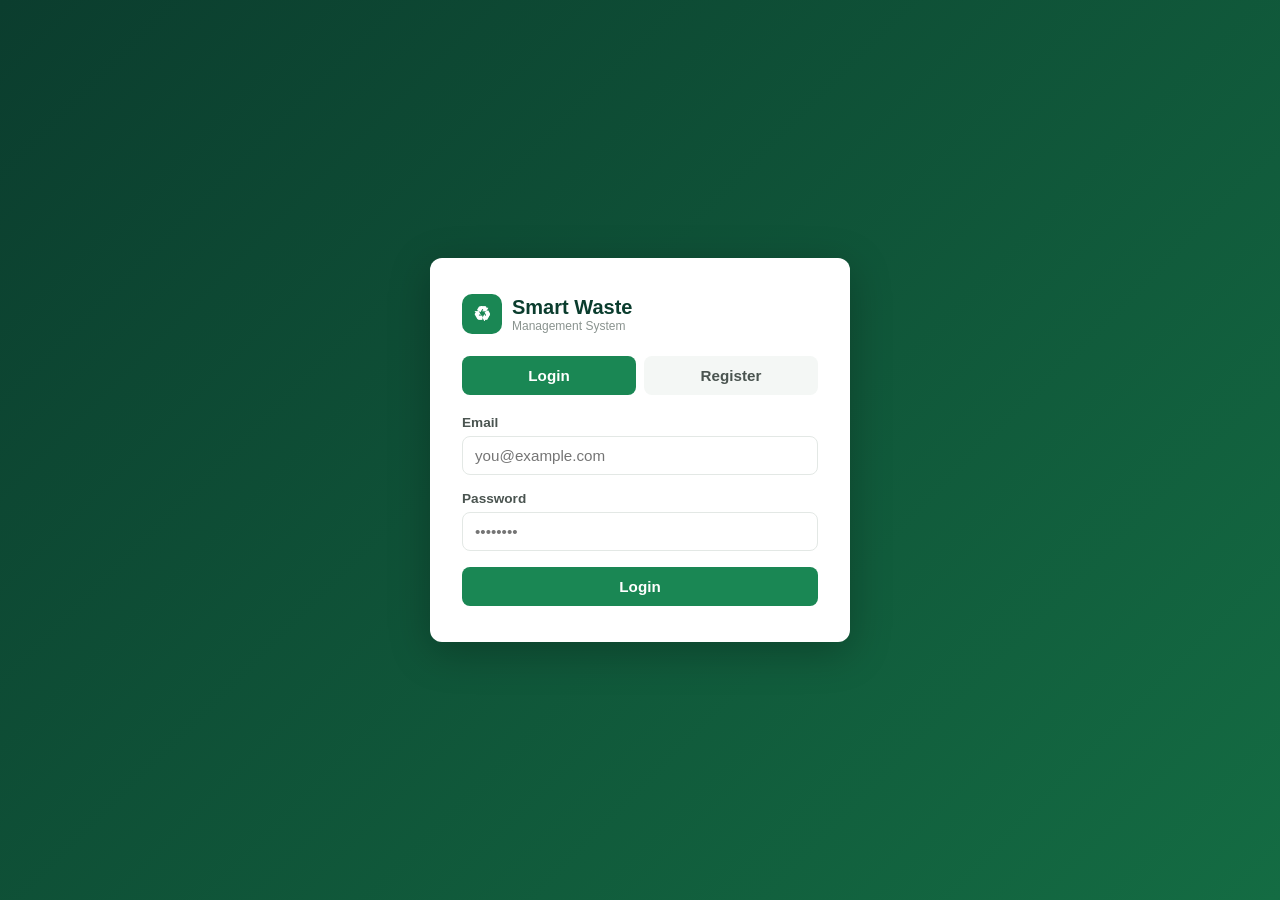
<file: frontend/index.html>
<!DOCTYPE html>
<html lang="en">

<head>
  <meta charset="UTF-8" />
  <meta name="viewport" content="width=device-width, initial-scale=1.0" />

  <title>Smart Waste Management System</title>

  <link rel="stylesheet" href="css/style.css" />
</head>

<body>

  <div class="auth-shell">

    <div class="auth-card">

      <!-- BRAND -->
      <div class="brand">

        <div class="logo">
          ♻
        </div>

        <div>
          <h1>Smart Waste</h1>
          <span>Management System</span>
        </div>

      </div>


      <!-- LOGIN / REGISTER TABS -->
      <div class="tab-switch">

        <button
          id="tabLogin"
          class="active"
          onclick="switchTab('login')"
        >
          Login
        </button>

        <button
          id="tabRegister"
          onclick="switchTab('register')"
        >
          Register
        </button>

      </div>


      <div
        class="error-msg"
        id="errorMsg"
      ></div>


      <!-- ================= LOGIN ================= -->

      <form id="loginForm">

        <label for="loginEmail">
          Email
        </label>

        <input
          type="email"
          id="loginEmail"
          required
          placeholder="you@example.com"
        />


        <label for="loginPassword">
          Password
        </label>

        <input
          type="password"
          id="loginPassword"
          required
          placeholder="••••••••"
        />


        <button
          type="submit"
          style="width:100%"
        >
          Login
        </button>

      </form>


      <!-- ================= REGISTER ================= -->

      <form
        id="registerForm"
        style="display:none"
      >

        <label for="regName">
          Full Name
        </label>

        <input
          type="text"
          id="regName"
          required
          placeholder="Jane Doe"
        />


        <label for="regEmail">
          Email
        </label>

        <input
          type="email"
          id="regEmail"
          required
          placeholder="you@example.com"
        />


        <label for="regPhone">
          Phone
        </label>

        <input
          type="text"
          id="regPhone"
          required
          placeholder="9990000000"
        />


        <!-- ROLE -->

        <label for="regRole">
          Register as
        </label>

        <div class="zone-select-wrap">

          <span class="zone-select-icon">
            👤
          </span>

          <select id="regRole">

            <option value="Citizen">
              Citizen
            </option>

            <option value="Collector">
              Waste Collector
            </option>

            <option value="Admin">
              Administrator
            </option>

          </select>

        </div>


        <!-- ZONE -->

        <label for="regZone">
          Assigned Zone
        </label>

        <div class="zone-select-wrap">

          <span class="zone-select-icon">
            📍
          </span>

          <select
            id="regZone"
            required
          >

            <option
              value=""
              disabled
              selected
            >
              Select your zone
            </option>

            <option value="Zone A">
              Zone A
            </option>

            <option value="Zone B">
              Zone B
            </option>

            <option value="Zone C">
              Zone C
            </option>

            <option value="Zone D">
              Zone D
            </option>

            <option value="Zone E">
              Zone E
            </option>

          </select>

        </div>

        <div class="zone-help">
          Select the zone where you live or work.
        </div>


        <!-- PASSWORD -->

        <label for="regPassword">
          Password
        </label>

        <input
          type="password"
          id="regPassword"
          required
          placeholder="••••••••"
        />


        <button
          type="submit"
          style="width:100%"
        >
          Create Account
        </button>

      </form>

    </div>

  </div>


  <script src="js/api.js"></script>

  <script>

    /* =====================================================
       REDIRECT IF ALREADY LOGGED IN
       ===================================================== */

    (function redirectIfLoggedIn() {

      const user = Auth.getUser();

      if (user && Auth.getToken()) {

        routeToDashboard(user.role);

      }

    })();


    /* =====================================================
       DASHBOARD ROUTING
       ===================================================== */

    function routeToDashboard(role) {

      if (role === "Admin") {

        window.location.href =
          "pages/admin.html";

      } else if (role === "Collector") {

        window.location.href =
          "pages/collector.html";

      } else {

        window.location.href =
          "pages/dashboard.html";

      }

    }


    /* =====================================================
       SWITCH LOGIN / REGISTER
       ===================================================== */

    function switchTab(tab) {

      document
        .getElementById("tabLogin")
        .classList
        .toggle(
          "active",
          tab === "login"
        );

      document
        .getElementById("tabRegister")
        .classList
        .toggle(
          "active",
          tab === "register"
        );


      document
        .getElementById("loginForm")
        .style.display =
          tab === "login"
            ? "block"
            : "none";


      document
        .getElementById("registerForm")
        .style.display =
          tab === "register"
            ? "block"
            : "none";


      document
        .getElementById("errorMsg")
        .classList
        .remove("show");

    }


    /* =====================================================
       ERROR
       ===================================================== */

    function showError(message) {

      const el =
        document.getElementById("errorMsg");

      el.textContent =
        message;

      el.classList.add("show");

    }


    /* =====================================================
       LOGIN
       ===================================================== */

    document
      .getElementById("loginForm")
      .addEventListener(
        "submit",
        async (e) => {

          e.preventDefault();

          try {

            const data =
              await apiRequest(
                "/auth/login",
                {
                  method: "POST",
                  auth: false,

                  body: {

                    email:
                      document
                        .getElementById("loginEmail")
                        .value,

                    password:
                      document
                        .getElementById("loginPassword")
                        .value

                  }

                }
              );


            Auth.setSession(
              data.token,
              data.user
            );


            routeToDashboard(
              data.user.role
            );


          } catch (err) {

            showError(
              err.message
            );

          }

        }
      );


    /* =====================================================
       REGISTER
       ===================================================== */

    document
      .getElementById("registerForm")
      .addEventListener(
        "submit",
        async (e) => {

          e.preventDefault();

          try {

            const data =
              await apiRequest(
                "/auth/register",
                {
                  method: "POST",
                  auth: false,

                  body: {

                    full_name:
                      document
                        .getElementById("regName")
                        .value,

                    email:
                      document
                        .getElementById("regEmail")
                        .value,

                    phone:
                      document
                        .getElementById("regPhone")
                        .value,

                    role:
                      document
                        .getElementById("regRole")
                        .value,

                    zone:
                      document
                        .getElementById("regZone")
                        .value,

                    password:
                      document
                        .getElementById("regPassword")
                        .value

                  }

                }
              );


            Auth.setSession(
              data.token,
              data.user
            );


            routeToDashboard(
              data.user.role
            );


          } catch (err) {

            showError(
              err.message
            );

          }

        }
      );

  </script>

</body>

</html>
</file>
<file: frontend/css/style.css>
:root {
  --green-900: #0b3d2e;
  --green-700: #146c43;
  --green-600: #1a8754;
  --green-400: #4caf7d;
  --green-100: #e6f4ec;
  --amber-500: #e0a815;
  --red-500: #d64545;
  --gray-900: #1c2321;
  --gray-700: #4a5450;
  --gray-400: #8a938f;
  --gray-200: #e3e8e5;
  --gray-100: #f4f7f5;
  --white: #ffffff;
  --radius: 12px;
  --shadow: 0 2px 10px rgba(11, 61, 46, 0.08);
  font-size: 16px;
}

* { box-sizing: border-box; margin: 0; padding: 0; }

body {
  font-family: "Segoe UI", Roboto, -apple-system, sans-serif;
  background: var(--gray-100);
  color: var(--gray-900);
  min-height: 100vh;
}

a { color: inherit; text-decoration: none; }

/* ---------- Layout shells ---------- */
.auth-shell {
  min-height: 100vh;
  display: flex;
  align-items: center;
  justify-content: center;
  background: linear-gradient(135deg, var(--green-900), var(--green-700));
  padding: 24px;
}

.auth-card {
  background: var(--white);
  width: 100%;
  max-width: 420px;
  border-radius: var(--radius);
  padding: 36px 32px;
  box-shadow: 0 10px 40px rgba(0,0,0,0.25);
}

.brand {
  display: flex;
  align-items: center;
  gap: 10px;
  margin-bottom: 22px;
}

.brand .logo {
  width: 40px; height: 40px;
  border-radius: 10px;
  background: var(--green-600);
  display: flex; align-items: center; justify-content: center;
  color: white; font-size: 20px; font-weight: 700;
}

.brand h1 { font-size: 1.25rem; color: var(--green-900); }
.brand span { display: block; font-size: 0.75rem; color: var(--gray-400); }

.app-shell {
  display: grid;
  grid-template-columns: 250px 1fr;
  min-height: 100vh;
}

.sidebar {
  background: var(--green-900);
  color: var(--white);
  padding: 24px 18px;
  display: flex;
  flex-direction: column;
  gap: 6px;
}

.sidebar .brand h1, .sidebar .brand span { color: var(--white); }
.sidebar .brand span { color: #b7d9c6; }

.nav-link {
  padding: 10px 14px;
  border-radius: 8px;
  color: #dcefe4;
  font-size: 0.95rem;
  display: flex;
  align-items: center;
  gap: 10px;
}

.nav-link:hover, .nav-link.active {
  background: rgba(255,255,255,0.12);
  color: white;
}

.sidebar-footer {
  margin-top: auto;
  padding-top: 14px;
  border-top: 1px solid rgba(255,255,255,0.15);
  font-size: 0.85rem;
  color: #b7d9c6;
}

.main {
  padding: 28px 34px;
  overflow-y: auto;
}

.topbar {
  display: flex;
  justify-content: space-between;
  align-items: center;
  margin-bottom: 24px;
}

.topbar h2 { font-size: 1.4rem; color: var(--green-900); }
.topbar .subtitle { color: var(--gray-400); font-size: 0.9rem; margin-top: 2px; }

/* ---------- Form elements ---------- */
label {
  display: block;
  font-size: 0.85rem;
  font-weight: 600;
  color: var(--gray-700);
  margin-bottom: 6px;
}

input, select, textarea {
  width: 100%;
  padding: 10px 12px;
  border: 1px solid var(--gray-200);
  border-radius: 8px;
  font-size: 0.95rem;
  margin-bottom: 16px;
  background: var(--white);
}

input:focus, select:focus, textarea:focus {
  outline: none;
  border-color: var(--green-600);
  box-shadow: 0 0 0 3px rgba(26, 135, 84, 0.12);
}

button, .btn {
  background: var(--green-600);
  color: white;
  border: none;
  padding: 11px 18px;
  border-radius: 8px;
  font-size: 0.95rem;
  font-weight: 600;
  cursor: pointer;
  transition: background 0.15s ease;
}

button:hover, .btn:hover { background: var(--green-700); }
.btn-outline {
  background: transparent;
  color: var(--green-700);
  border: 1px solid var(--green-600);
}
.btn-outline:hover { background: var(--green-100); }
.btn-danger { background: var(--red-500); }
.btn-danger:hover { background: #b93636; }
.btn-sm { padding: 6px 12px; font-size: 0.82rem; }

.error-msg {
  background: #fdeaea;
  color: var(--red-500);
  padding: 10px 12px;
  border-radius: 8px;
  font-size: 0.85rem;
  margin-bottom: 14px;
  display: none;
}
.error-msg.show { display: block; }

.tab-switch { display: flex; gap: 8px; margin-bottom: 20px; }
.tab-switch button {
  flex: 1; background: var(--gray-100); color: var(--gray-700);
}
.tab-switch button.active { background: var(--green-600); color: white; }

/* ---------- Cards / grid ---------- */
.stat-grid {
  display: grid;
  grid-template-columns: repeat(auto-fit, minmax(190px, 1fr));
  gap: 16px;
  margin-bottom: 26px;
}

.stat-card {
  background: var(--white);
  border-radius: var(--radius);
  padding: 18px 20px;
  box-shadow: var(--shadow);
}

.stat-card .value { font-size: 1.7rem; font-weight: 700; color: var(--green-900); }
.stat-card .label { font-size: 0.82rem; color: var(--gray-400); margin-top: 4px; }

.panel {
  background: var(--white);
  border-radius: var(--radius);
  box-shadow: var(--shadow);
  padding: 20px 22px;
  margin-bottom: 22px;
}

.panel h3 { font-size: 1.05rem; margin-bottom: 14px; color: var(--green-900); }

.bin-grid {
  display: grid;
  grid-template-columns: repeat(auto-fill, minmax(260px, 1fr));
  gap: 16px;
}

.bin-card {
  border: 1px solid var(--gray-200);
  border-radius: var(--radius);
  padding: 16px;
}

.bin-card .bin-head {
  display: flex; justify-content: space-between; align-items: center;
  margin-bottom: 8px;
}

.bin-card .bin-code { font-weight: 700; color: var(--green-900); }

.badge {
  font-size: 0.72rem;
  font-weight: 700;
  padding: 3px 10px;
  border-radius: 20px;
  text-transform: uppercase;
  letter-spacing: 0.03em;
}
.badge.Empty { background: var(--green-100); color: var(--green-700); }
.badge.Half { background: #fff4d6; color: #9a7100; }
.badge.Full { background: #fde3d0; color: #b95b0d; }
.badge.Overflowing { background: #fdeaea; color: var(--red-500); }
.badge.Pending { background: #fff4d6; color: #9a7100; }
.badge.Resolved, .badge.Completed { background: var(--green-100); color: var(--green-700); }
.badge.Missed { background: #fdeaea; color: var(--red-500); }
.badge.InProgress, .badge.Progress { background: #dbeafe; color: #1d4ed8; }

.fill-bar-track {
  width: 100%; height: 8px; border-radius: 6px;
  background: var(--gray-200); overflow: hidden; margin: 8px 0;
}
.fill-bar { height: 100%; border-radius: 6px; background: var(--green-600); }
.fill-bar.warn { background: var(--amber-500); }
.fill-bar.danger { background: var(--red-500); }

.bin-meta { font-size: 0.82rem; color: var(--gray-400); margin-bottom: 10px; }
.bin-actions { display: flex; gap: 8px; margin-top: 10px; }

table { width: 100%; border-collapse: collapse; font-size: 0.9rem; }
th, td { text-align: left; padding: 10px 8px; border-bottom: 1px solid var(--gray-200); }
th { color: var(--gray-400); font-weight: 600; font-size: 0.78rem; text-transform: uppercase; }

.empty-state { color: var(--gray-400); font-size: 0.9rem; padding: 20px 0; text-align: center; }

.toast {
  position: fixed; bottom: 24px; right: 24px;
  background: var(--green-900); color: white;
  padding: 12px 18px; border-radius: 8px;
  font-size: 0.88rem; box-shadow: var(--shadow);
  opacity: 0; transform: translateY(10px);
  transition: all 0.25s ease; pointer-events: none;
  z-index: 999;
}
.toast.show { opacity: 1; transform: translateY(0); }

@media (max-width: 820px) {
  .app-shell { grid-template-columns: 1fr; }
  .sidebar { flex-direction: row; overflow-x: auto; }
  .sidebar-footer { display: none; }
}
/* ==========================================================
   COLLECTOR ROUTE + GPS TRACKING
   ========================================================== */

.tracking-controls {
  display: flex;
  gap: 10px;
}

.tracking-status {
  display: flex;
  justify-content: space-between;
  align-items: center;
  gap: 30px;
}

#trackingStatus {
  color: var(--gray-400);
  font-size: 0.85rem;
  margin-top: 5px;
}

.route-progress {
  min-width: 250px;
}

#routeProgressText {
  text-align: right;
  font-size: 0.82rem;
  color: var(--gray-700);
  margin-bottom: 5px;
}

.route-card {
  display: flex;
  gap: 16px;
  border: 1px solid var(--gray-200);
  border-radius: var(--radius);
  padding: 16px;
  margin-bottom: 12px;
  transition: 0.2s ease;
}

.route-card:hover {
  box-shadow: var(--shadow);
}

.route-card.current-stop {
  border-color: var(--green-600);
  background: var(--green-100);
}

.route-number {
  min-width: 38px;
  height: 38px;
  border-radius: 50%;
  background: var(--green-600);
  color: white;
  display: flex;
  align-items: center;
  justify-content: center;
  font-weight: 700;
}

.route-info {
  flex: 1;
}

.route-title {
  display: flex;
  align-items: center;
  gap: 10px;
  margin-bottom: 7px;
}

.route-location {
  font-size: 0.9rem;
  color: var(--gray-700);
  margin-bottom: 5px;
}

.route-meta {
  font-size: 0.8rem;
  color: var(--gray-400);
}

.route-notes {
  margin-top: 7px;
  font-size: 0.82rem;
  color: var(--gray-700);
}

.route-actions {
  display: flex;
  gap: 8px;
  margin-top: 12px;
}

@media (max-width: 820px) {

  .tracking-status {
    flex-direction: column;
    align-items: stretch;
  }

  .route-progress {
    min-width: 0;
  }

  .tracking-controls {
    flex-direction: column;
  }

}
/* ==========================================================
   LIVE MAP
   ========================================================== */

.map-header {
  display: flex;
  justify-content: space-between;
  align-items: center;
  gap: 15px;
  margin-bottom: 14px;
}

.map-subtitle {
  color: var(--gray-400);
  font-size: .82rem;
  margin-top: -8px;
  margin-bottom: 5px;
}

#wasteMap {
  width: 100%;
  height: 500px;
  border-radius: var(--radius);
  overflow: hidden;
  border: 1px solid var(--gray-200);
  z-index: 1;
}

.map-legend {
  display: flex;
  gap: 18px;
  flex-wrap: wrap;
  margin-top: 12px;
  font-size: .82rem;
  color: var(--gray-700);
}

.map-legend span {
  display: inline-flex;
  align-items: center;
  gap: 6px;
}

.legend-dot {
  width: 11px;
  height: 11px;
  border-radius: 50%;
  display: inline-block;
}

.legend-dot.empty {
  background: #1a8754;
}

.legend-dot.warning {
  background: #e0a815;
}

.legend-dot.full {
  background: #d64545;
}

.legend-dot.collector {
  background: #2563eb;
}

/* Map popups */

.map-popup h4 {
  margin-bottom: 6px;
  color: var(--green-900);
}

.map-popup p {
  margin: 3px 0;
  font-size: .82rem;
}

/* Collector marker */

.collector-marker {
  width: 38px;
  height: 38px;
  border-radius: 50%;
  background: #2563eb;
  color: white;
  display: flex;
  align-items: center;
  justify-content: center;
  font-size: 20px;
  border: 3px solid white;
  box-shadow: 0 2px 8px rgba(0,0,0,.3);
}

/* Bin marker */

.bin-marker {
  width: 30px;
  height: 30px;
  border-radius: 50%;
  color: white;
  display: flex;
  align-items: center;
  justify-content: center;
  font-size: 14px;
  font-weight: 700;
  border: 3px solid white;
  box-shadow: 0 2px 7px rgba(0,0,0,.25);
}

.bin-marker.empty {
  background: #1a8754;
}

.bin-marker.warning {
  background: #e0a815;
}

.bin-marker.full {
  background: #d64545;
}

@media (max-width: 820px) {

  #wasteMap {
    height: 400px;
  }

  .map-header {
    flex-direction: column;
    align-items: stretch;
  }

}
/* ==========================================================
   SMART WASTE - ZONE UI
   ========================================================== */

.zone-section-header {
  display: flex;
  justify-content: space-between;
  align-items: center;
  margin-bottom: 4px;
}


/* ==========================================================
   ZONE SELECTORS
   ========================================================== */

.zone-select-wrap {
  position: relative;
  width: 100%;
  display: flex;
  align-items: center;
}

.zone-select-wrap select {
  width: 100%;
  padding-left: 42px;
  cursor: pointer;
  appearance: auto;
}

.zone-select-icon {
  position: absolute;
  left: 14px;
  z-index: 2;
  font-size: 16px;
  pointer-events: none;
}

.zone-help {
  margin-top: 5px;
  font-size: 0.76rem;
  color: var(--gray-400);
}


/* ==========================================================
   ZONE BADGES
   ========================================================== */

.zone-badge {
  display: inline-flex;
  align-items: center;
  gap: 5px;
  padding: 5px 10px;
  border-radius: 999px;
  font-size: 0.76rem;
  font-weight: 700;
  background: #eef7f1;
  color: var(--green-900);
  border: 1px solid #d5eadc;
  white-space: nowrap;
}


/* ==========================================================
   ZONE CARDS
   ========================================================== */

.zone-grid {
  display: grid;
  grid-template-columns: repeat(5, 1fr);
  gap: 14px;
  margin-top: 16px;
}

.zone-card {
  border: 1px solid var(--gray-200);
  border-radius: var(--radius);
  padding: 18px;
  background: #fff;
  transition:
    transform 0.18s ease,
    box-shadow 0.18s ease,
    border-color 0.18s ease;
}

.zone-card:hover {
  transform: translateY(-2px);
  box-shadow: 0 5px 16px rgba(0, 0, 0, 0.08);
  border-color: #cfe5d7;
}

.zone-card-header {
  display: flex;
  align-items: center;
  justify-content: space-between;
  gap: 10px;
  margin-bottom: 14px;
}

.zone-card-title {
  font-size: 1rem;
  font-weight: 700;
  color: var(--green-900);
}

.zone-card-location {
  font-size: 0.75rem;
  color: var(--gray-400);
  margin-top: 3px;
}


/* ==========================================================
   ZONE COUNTS
   ========================================================== */

.zone-counts {
  display: grid;
  grid-template-columns: 1fr 1fr;
  gap: 8px;
}

.zone-count {
  padding: 10px 7px;
  border-radius: 8px;
  background: var(--gray-100);
  text-align: center;
}

.zone-count strong {
  display: block;
  font-size: 1.2rem;
  color: var(--green-900);
}

.zone-count span {
  display: block;
  margin-top: 2px;
  font-size: 0.7rem;
  color: var(--gray-400);
}


/* ==========================================================
   ADMIN BIN FORM
   ========================================================== */

.panel-heading-row {
  display: flex;
  justify-content: space-between;
  align-items: center;
  gap: 15px;
  margin-bottom: 18px;
}

.zone-form-grid {
  margin-bottom: 18px;
  grid-template-columns: 1fr 1fr;
  gap: 0 16px;
}

.full-width {
  grid-column: 1 / -1;
}

.location-input-row {
  display: flex;
  gap: 10px;
  align-items: center;
}

.location-input-row input {
  flex: 1;
}

.location-status {
  margin-top: 6px;
  font-size: 0.8rem;
  color: var(--gray-400);
}


/* ==========================================================
   RESPONSIVE ZONES
   ========================================================== */

@media (max-width: 1100px) {

  .zone-grid {
    grid-template-columns: repeat(3, 1fr);
  }

}


@media (max-width: 800px) {

  .zone-grid {
    grid-template-columns: repeat(2, 1fr);
  }

  .zone-form-grid {
    grid-template-columns: 1fr;
  }

  .full-width {
    grid-column: auto;
  }

}


@media (max-width: 520px) {

  .zone-grid {
    grid-template-columns: 1fr;
  }

  .location-input-row {
    flex-direction: column;
    align-items: stretch;
  }

}
</file>
